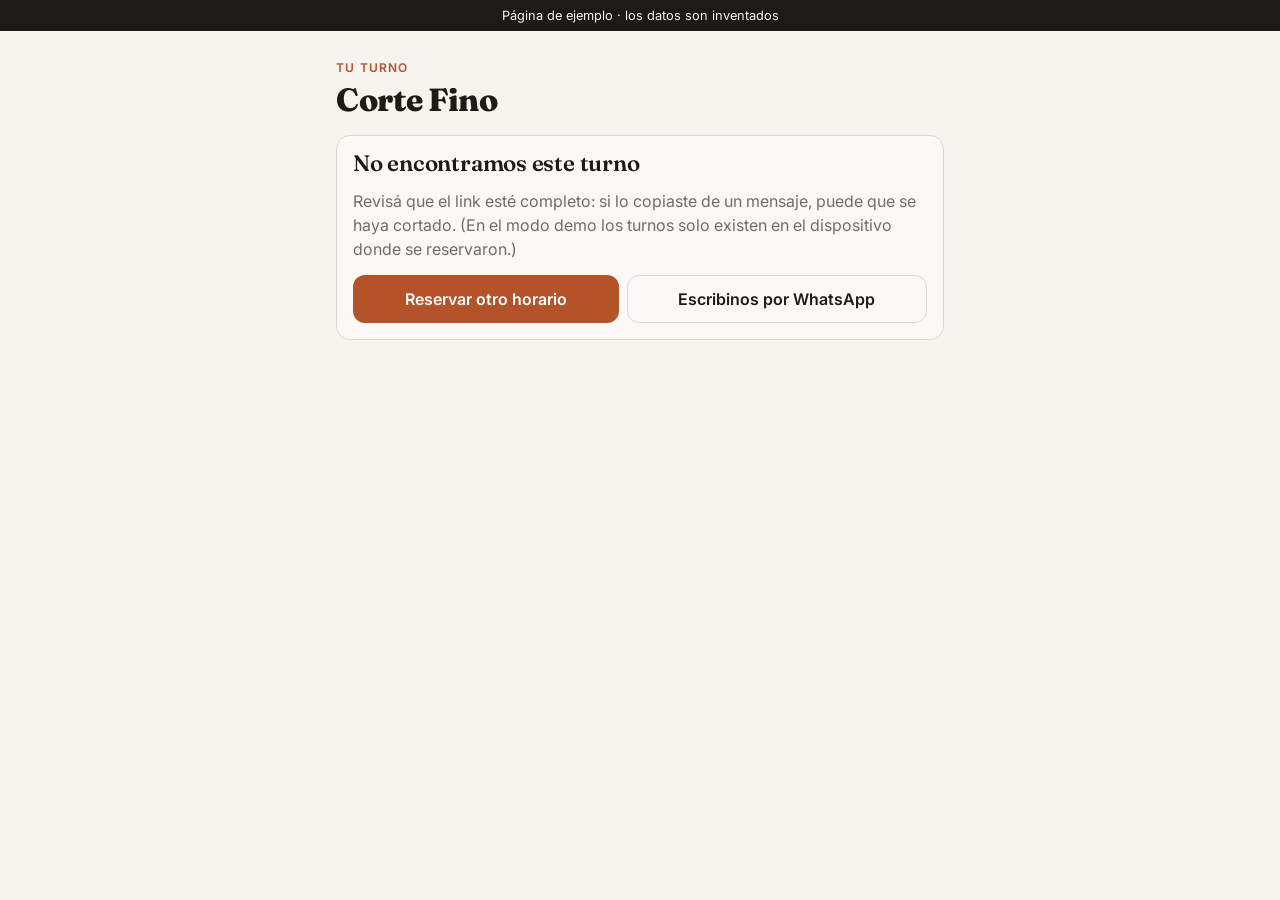
<file: cancelar.html>
<!doctype html>
<html lang="es">
<head>
<meta charset="utf-8">
<meta name="viewport" content="width=device-width, initial-scale=1, viewport-fit=cover">
<meta name="robots" content="noindex">
<title>Cancelar turno</title>
<link rel="preconnect" href="https://fonts.googleapis.com">
<link rel="preconnect" href="https://fonts.gstatic.com" crossorigin>
<link rel="stylesheet" href="https://fonts.googleapis.com/css2?family=Fraunces:opsz,wght@9..144,600;9..144,800&family=Inter:wght@400;500;600&display=swap">
<link rel="stylesheet" href="estilo.css?v=12">
<script src="negocio.js?v=12"></script>
<script src="sistema.js?v=12"></script>
<style>
body { padding-bottom: 32px; }
.cab-c { padding: 28px 0 4px; display: flex; flex-direction: column; gap: 6px; }
.cab-c h1 { font-size: 2rem; font-weight: 800; }
.cab-c a { color: inherit; text-decoration: none; }
.cuerpo-cancelar { margin-top: 14px; }
.cuerpo-cancelar h2 { font-size: 1.4rem; }
.cuerpo-cancelar .acc { display: flex; gap: 8px; flex-wrap: wrap; }
.cuerpo-cancelar .acc .btn { flex: 1 1 auto; }
.confirmar { background: color-mix(in srgb, var(--cerrado) 8%, var(--sup)); border-color: color-mix(in srgb, var(--cerrado) 35%, var(--linea)); }
.listo .check.no { background: var(--suave); }
</style>
</head>
<body>
<div class="demo" id="demo" hidden>Página de ejemplo · los datos son inventados</div>
<main class="wrap">
  <header class="cab-c">
    <span class="etiqueta">Tu turno</span>
    <h1><a id="nombre" href="index.html"></a></h1>
  </header>
  <div class="card cuerpo-cancelar" id="cuerpo" aria-live="polite"><p class="suave" style="margin:0">Buscando tu turno…</p></div>
</main>

<script>
const N = NEGOCIO, U = Turnos.U, $ = (id) => document.getElementById(id), el = U.el;
const r = document.documentElement.style;
r.setProperty("--acento", N.colores.acento); r.setProperty("--fondo", N.colores.fondo); r.setProperty("--tinta", N.colores.tinta);
document.title = "Cancelar turno · " + N.nombre;
$("nombre").textContent = N.nombre;
$("demo").hidden = !N.demo;

let T = null, turno = null;
const id = new URLSearchParams(location.search).get("t");
const mostrar = (...kids) => $("cuerpo").replaceChildren(...kids);
const reservar = () => el("a", { class: "btn pri", href: "index.html#reservar", text: "Reservar otro horario" });
const whatsapp = () => el("a", { class: "btn sec", href: U.wa(N.whatsapp, "Hola " + N.nombre + ", tengo una consulta sobre mi turno."), target: "_blank", rel: "noopener", text: "Escribinos por WhatsApp" });

function aviso(titulo, texto, ...botones) {
  mostrar(el("h2", { text: titulo }), el("p", { class: "suave", style: "margin:0", text: texto }), el("div", { class: "acc" }, ...botones));
}

function pantallaTurno() {
  const p = U.estilista(turno.estilista);
  const datos = [["Servicio", turno.servicio], ["Día", U.fechaLarga(turno.fecha)], ["Hora", turno.hora]];
  if (N.equipo.length > 1) datos.push(["Con", p.nombre]);
  mostrar(
    el("h2", { text: "Tu turno" }),
    el("div", { class: "horas" }, ...datos.flatMap(([k, v]) => [el("span", { class: "suave", text: k }), el("b", { text: v })])),
    el("p", { class: "aviso", text: "Si no vas a poder venir, cancelalo así le dejás el lugar a otra persona." }),
    el("button", { class: "btn peligro", type: "button", text: "Cancelar mi turno", onclick: pantallaConfirmar }),
    el("a", { class: "btn sec", href: "index.html", text: "No, lo mantengo" }));
}
function pantallaConfirmar() {
  mostrar(
    el("h2", { text: "Tu turno" }),
    el("p", { style: "margin:0", text: turno.servicio + ", " + U.fechaCorta(turno.fecha) + " a las " + turno.hora + "." }),
    el("div", { class: "card confirmar", role: "alert" },
      el("b", { text: "¿Seguro que querés cancelarlo?" }),
      el("p", { class: "aviso", text: "Después podés reservar otro horario cuando quieras." }),
      el("div", { class: "acc" },
        el("button", { class: "btn peligro", type: "button", id: "siCancelar", text: "Sí, cancelar mi turno", onclick: cancelarAhora }),
        el("button", { class: "btn sec", type: "button", text: "No, lo mantengo", onclick: pantallaTurno }))));
}
async function cancelarAhora() {
  const b = $("siCancelar"); b.disabled = true; b.textContent = "Cancelando…";
  try {
    await T.cancelarPorCliente(id);
    mostrar(el("div", { class: "listo", style: "display:flex;flex-direction:column;gap:14px;align-items:flex-start" },
      el("span", { class: "check", "aria-hidden": "true", text: "✓" }),
      el("h2", { text: "Listo, tu turno quedó cancelado" }),
      el("p", { class: "suave", style: "margin:0", text: "Gracias por avisar. El horario quedó libre para otra persona." }),
      reservar()));
  } catch (e) {
    if (e.message === "yacancelado") return aviso("Este turno ya estaba cancelado", "No hace falta que hagas nada más.", reservar());
    if (e.message === "noexiste") return noExiste();
    b.disabled = false; b.textContent = "Sí, cancelar mi turno";
    $("cuerpo").append(el("p", { class: "error", role: "alert", text: "No se pudo cancelar. Revisá tu conexión y probá de nuevo." }));
  }
}
function noExiste() {
  aviso("No encontramos este turno",
    "Revisá que el link esté completo: si lo copiaste de un mensaje, puede que se haya cortado." + (T && T.modo === "demo" ? " (En el modo demo los turnos solo existen en el dispositivo donde se reservaron.)" : ""),
    reservar(), whatsapp());
}

(async () => {
  try {
    T = await Turnos.conectar();
    if (!id) return noExiste();
    turno = await T.turno(id);
  } catch (e) {
    return aviso("No se pudo cargar tu turno", "Revisá tu conexión y probá de nuevo.", el("button", { class: "btn pri", type: "button", text: "Reintentar", onclick: () => location.reload() }), whatsapp());
  }
  if (!turno || Turnos.esBloqueo(turno)) return noExiste();
  if (turno.estado === "cancelado") return aviso("Este turno ya estaba cancelado", "No hace falta que hagas nada más.", reservar());
  if (new Date(turno.fecha + "T" + turno.hora + ":00") < new Date()) return aviso("Este turno ya pasó", "Ya no se puede cancelar. Si querés, reservá uno nuevo.", reservar());
  pantallaTurno();
})();
</script>
</body>
</html>
</file>
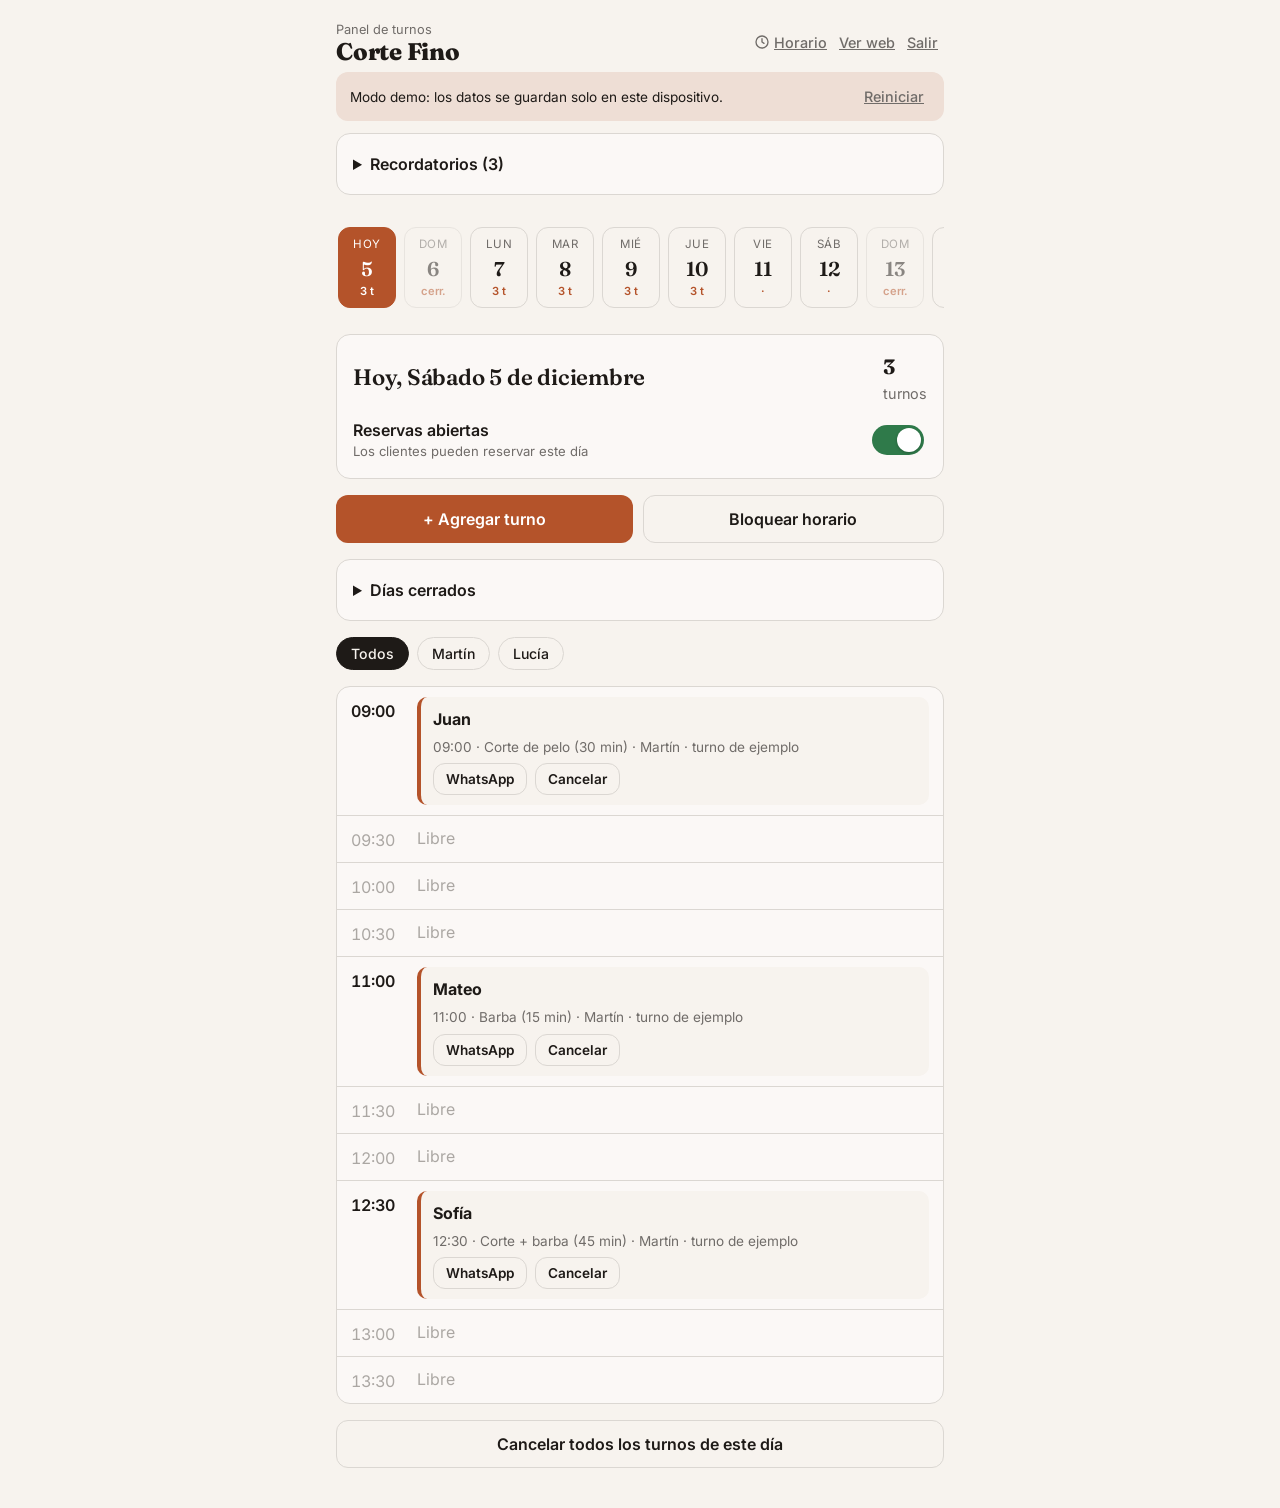
<file: panel.html>
<!doctype html>
<html lang="es">
<head>
<meta charset="utf-8">
<meta name="viewport" content="width=device-width, initial-scale=1, viewport-fit=cover">
<meta name="robots" content="noindex">
<title>Panel</title>
<link rel="preconnect" href="https://fonts.googleapis.com">
<link rel="preconnect" href="https://fonts.gstatic.com" crossorigin>
<link rel="stylesheet" href="https://fonts.googleapis.com/css2?family=Fraunces:opsz,wght@9..144,600;9..144,800&family=Inter:wght@400;500;600&display=swap">
<link rel="stylesheet" href="estilo.css?v=12">
<script src="negocio.js?v=12"></script>
<script src="sistema.js?v=12"></script>
<link rel="manifest" href="manifest.webmanifest">
<meta name="theme-color" content="#B4532A">
<meta name="apple-mobile-web-app-capable" content="yes">
<meta name="mobile-web-app-capable" content="yes">
<meta name="apple-mobile-web-app-title" content="Turnos">
<link rel="icon" type="image/svg+xml" href="icono.svg">
<link rel="apple-touch-icon" href="apple-touch-icon.png">
<style>
body { padding-bottom: 32px; }
.top { display: flex; align-items: center; justify-content: space-between; gap: 12px; padding: 20px 0 8px; }
.top h1 { font-size: 1.5rem; font-weight: 800; }
.top small { display: block; color: var(--suave); font-size: .8rem; }
.link { background: none; border: 0; color: var(--suave); font: 500 .9rem var(--body); text-decoration: underline; cursor: pointer; padding: 6px; }
.tira { display: flex; gap: 8px; overflow-x: auto; padding: 4px 2px 10px; }
.tira .dia { position: relative; }
.tira .dia .n { font-size: .7rem; font-weight: 600; color: var(--acento); }
.tira .dia.on .n { color: #fff; }
.tira .dia.cerrado { opacity: .5; }
.cab { display: flex; align-items: center; justify-content: space-between; gap: 12px; }
.cab h2 { font-size: 1.4rem; }
.switch { display: flex; align-items: center; justify-content: space-between; gap: 12px; color: var(--tinta); font-size: 1rem; font-weight: 600; flex-direction: row; cursor: pointer; }
.switch small { display: block; font-weight: 400; font-size: .82rem; color: var(--suave); }
.switch input { appearance: none; -webkit-appearance: none; width: 52px; height: 30px; flex-shrink: 0; border-radius: 999px; background: var(--linea); position: relative; cursor: pointer; padding: 0; border: 0; transition: background .2s; }
.switch input::after { content: ""; position: absolute; top: 3px; left: 3px; width: 24px; height: 24px; border-radius: 50%; background: #fff; box-shadow: 0 1px 3px rgba(0,0,0,.25); transition: transform .2s; }
.switch input:checked { background: var(--ok); }
.switch input:checked::after { transform: translateX(22px); }
.switch input:disabled { opacity: .5; cursor: default; }
.filtros { display: flex; gap: 8px; flex-wrap: wrap; }
.filtro { font: 500 .88rem var(--body); padding: 7px 14px; border-radius: 999px; border: 1px solid var(--linea); background: var(--fondo); color: var(--tinta); cursor: pointer; }
.filtro.on { background: var(--tinta); color: var(--fondo); border-color: var(--tinta); }
.agenda { display: flex; flex-direction: column; background: var(--sup); border: 1px solid var(--linea); border-radius: 14px; }
.slot { display: grid; grid-template-columns: 54px 1fr; gap: 12px; padding: 10px 14px; border-top: 1px solid var(--linea); align-items: start; }
.slot:first-child { border-top: 0; }
.slot > time { font-weight: 600; font-variant-numeric: tabular-nums; padding-top: 2px; }
.slot.libre > time, .slot.libre .vacio { color: color-mix(in srgb, var(--tinta) 35%, var(--fondo)); font-weight: 400; }
.turno { display: flex; flex-direction: column; gap: 6px; padding: 10px 12px; border-radius: 10px; background: var(--fondo); border-left: 4px solid var(--acento); }
.turno + .turno { margin-top: 6px; }
.turno b { font-size: 1rem; }
.turno .det { font-size: .85rem; color: var(--suave); }
.turno .acc { display: flex; gap: 8px; flex-wrap: wrap; }
.turno .acc .btn { padding: 7px 12px; font-size: .85rem; }
.cancelados { display: flex; flex-direction: column; gap: 10px; }
.cancelados .turno { border-left-color: var(--cerrado); }
.ok-txt { color: var(--ok); font-weight: 600; font-size: .85rem; }
.resumen { display: flex; gap: 16px; font-size: .9rem; color: var(--suave); }
.resumen b { color: var(--tinta); font-family: var(--display); font-size: 1.3rem; display: block; }
.confirmar { background: color-mix(in srgb, var(--cerrado) 8%, var(--sup)); border-color: color-mix(in srgb, var(--cerrado) 35%, var(--linea)); }
.confirmar .acc { display: flex; gap: 8px; flex-wrap: wrap; }
.confirmar .aviso { margin-top: -6px; }
.confirmar .acc .btn { flex: 1 1 auto; }
.cerrados summary { cursor: pointer; font-weight: 600; padding: 2px 0; }
.cerrados .lista-c { display: flex; flex-direction: column; margin-top: 10px; }
.cerrados .item-c { display: flex; align-items: center; justify-content: space-between; gap: 10px; padding: 9px 0; border-top: 1px solid var(--linea); }
.cerrados .item-c small { display: block; color: var(--suave); font-size: .8rem; }
.cerrados .item-c .btn { padding: 7px 12px; font-size: .85rem; flex-shrink: 0; }
.cerrados .atajo { display: flex; flex-direction: column; gap: 10px; align-items: flex-start; margin-top: 10px; padding-top: 12px; border-top: 1px solid var(--linea); }
.link.ico { display: inline-flex; align-items: center; gap: 4px; }
.link.ico svg.i { width: 16px; height: 16px; }
.top > div:last-child { display: flex; flex-wrap: wrap; justify-content: flex-end; align-items: center; }
.toast { position: fixed; z-index: 20; left: 16px; right: 16px; top: calc(12px + env(safe-area-inset-top, 0px)); max-width: 440px; margin: 0 auto; background: var(--tinta); color: var(--fondo); border-radius: 12px; padding: 12px 16px; font-size: .92rem; font-weight: 500; box-shadow: 0 6px 20px rgba(0,0,0,.25); }

/* Pantalla "Horario comercial" */
body.en-horario { padding-bottom: 0; }
.hcab { display: flex; align-items: center; gap: 12px; padding: 16px 0 8px; }
.hcab h1 { font-size: 1.5rem; font-weight: 800; }
.atras { width: 44px; height: 44px; flex-shrink: 0; border-radius: 12px; border: 1px solid var(--linea); background: var(--sup); color: var(--tinta); display: grid; place-items: center; cursor: pointer; padding: 0; }
.hlista { list-style: none; margin: 14px 0 0; padding: 0; background: var(--sup); border: 1px solid var(--linea); border-radius: 14px; overflow: hidden; }
.hfila { border-top: 1px solid var(--linea); }
.hfila:first-child { border-top: 0; }
.hfila-cab { display: flex; align-items: center; gap: 12px; padding: 4px 16px; }
.hinfo { flex: 1; min-width: 0; display: flex; flex-direction: column; align-items: flex-start; text-align: left; background: none; border: 0; padding: 10px 0; font: inherit; color: var(--tinta); cursor: pointer; }
.hinfo b { font-weight: 700; font-size: 1.02rem; }
.hinfo small { color: var(--suave); font-size: .86rem; overflow-wrap: anywhere; }
.hinfo.cerrada { cursor: default; }
.hfila .switch { flex-shrink: 0; }
.hfila > .error { padding: 0 16px 10px; }
.heditor { display: flex; flex-direction: column; gap: 10px; padding: 0 16px 16px; }
.htramo { display: grid; grid-template-columns: 1fr 1fr 44px; gap: 8px; align-items: end; }
.htramo input[type=time] { padding: 11px 6px 11px 10px; }
.htramo input[type=time]::-webkit-calendar-picker-indicator { margin-left: 0; padding: 0; }
.htramo .quitar { width: 44px; height: 44px; border-radius: 10px; border: 1px solid var(--linea); background: var(--fondo); color: var(--cerrado); font-size: 1.1rem; cursor: pointer; padding: 0; }
.htramo .quitar:disabled { opacity: .35; cursor: default; }
.heditor .acc2 { display: flex; gap: 8px; flex-wrap: wrap; }
.heditor .acc2 .btn { padding: 9px 14px; font-size: .88rem; }
.hbarra { position: sticky; bottom: 0; z-index: 5; display: flex; gap: 10px; margin: 16px -16px 0; padding: 12px 16px calc(12px + env(safe-area-inset-bottom, 0px)); background: color-mix(in srgb, var(--fondo) 92%, transparent); backdrop-filter: blur(8px); border-top: 1px solid var(--linea); }
.hbarra .btn { padding: 15px 20px; }
.hbarra .pri { flex: 1; font-size: 1.08rem; }
#hPregunta { margin-top: 14px; }
.nom { display: flex; align-items: baseline; gap: 8px; flex-wrap: wrap; }
.marca { font-size: .68rem; font-weight: 600; letter-spacing: .04em; text-transform: uppercase; color: var(--suave); border: 1px solid var(--linea); border-radius: 999px; padding: 1px 8px; }
.turno.bloqueo { border-left-color: var(--suave); background: color-mix(in srgb, var(--tinta) 9%, var(--fondo)); }
.turno.bloqueo b { color: var(--suave); }
.acc-dia { display: flex; gap: 10px; flex-wrap: wrap; }
.acc-dia .btn { flex: 1 1 auto; }
.formu h2 { font-size: 1.2rem; }
.formu .acc { display: flex; gap: 8px; flex-wrap: wrap; }
.formu .acc .btn { flex: 1 1 auto; }
.formu input[type=time] { padding: 11px 8px 11px 10px; }
.recs { display: flex; flex-direction: column; gap: 10px; margin-bottom: 12px; }
.recs summary { cursor: pointer; font-weight: 600; padding: 2px 0; }
.recs[open] summary { margin-bottom: 4px; }
.rec { display: flex; align-items: center; justify-content: space-between; gap: 10px; padding: 9px 0; border-top: 1px solid var(--linea); }
.rec small { display: block; color: var(--suave); font-size: .82rem; }
.rec .btn { padding: 8px 12px; font-size: .85rem; flex-shrink: 0; }
.rec .der { display: flex; flex-direction: column; align-items: flex-end; gap: 4px; text-align: right; }
.rec-cab { font-weight: 600; font-size: .82rem; color: var(--suave); }
.fecha-cab { font-weight: 600; font-size: .85rem; padding: 8px 14px 2px; color: var(--suave); border-top: 1px solid var(--linea); }
.fecha-cab:first-child { border-top: 0; }
.login { max-width: 380px; margin: 12vh auto 0; }
.modo { background: var(--acento-suave); color: var(--tinta); border-radius: 12px; padding: 10px 14px; font-size: .85rem; display: flex; justify-content: space-between; gap: 10px; align-items: center; }
</style>
</head>
<body>
<main class="wrap">

  <!-- Login (solo en modo real) -->
  <div id="vLogin" hidden>
    <form class="card login" id="loginForm">
      <h1 style="font-size:1.6rem" id="lNombre">Panel</h1>
      <p class="aviso">Entrá con la cuenta de Google del local.</p>
      <button class="btn pri" type="button" id="lGoogle">Entrar con Google</button>
      <p class="error" id="lError" role="alert" hidden></p>
      <details>
        <summary class="aviso" style="cursor:pointer">Entrar con email y contraseña</summary>
        <div style="display:flex;flex-direction:column;gap:12px;margin-top:12px">
          <label>Email<input id="lEmail" type="email" autocomplete="username"></label>
          <label>Contraseña<input id="lClave" type="password" autocomplete="current-password"></label>
          <button class="btn sec" type="submit">Entrar</button>
        </div>
      </details>
    </form>
  </div>

  <!-- Panel -->
  <div id="vPanel" hidden>
    <header class="top">
      <div><small>Panel de turnos</small><h1 id="pNombre"></h1></div>
      <div><button class="link ico" id="verHorario" type="button"><svg class="i" viewBox="0 0 24 24" aria-hidden="true"><circle cx="12" cy="12" r="9"/><path d="M12 7v5l3 2"/></svg>Horario</button><a class="link" id="verWeb" target="_blank" rel="noopener">Ver web</a><button class="link" id="salir" type="button">Salir</button></div>
    </header>
    <div class="modo" id="modoDemo" hidden><span>Modo demo: los datos se guardan solo en este dispositivo.</span><button class="link" id="reiniciar" type="button">Reiniciar</button></div>

    <section style="padding-top:12px">
      <details class="card recs" id="recs" hidden></details>
      <div class="tira" id="tira" aria-label="Días"></div>

      <div class="card">
        <div class="cab">
          <h2 id="dTitulo"></h2>
          <div class="resumen"><span><b id="dCant">0</b>turnos</span></div>
        </div>
        <label class="switch"><span>Reservas abiertas<small id="dSwitchTxt"></small></span><input type="checkbox" role="switch" id="dSwitch"></label>
        <div class="card confirmar" id="dPregunta" hidden role="alert">
          <b id="dPreguntaTxt"></b>
          <p class="aviso" id="dPreguntaSub" hidden></p>
          <div class="acc" id="dPreguntaAcc"></div>
        </div>
      </div>

      <div class="acc-dia" id="accDia">
        <button class="btn pri" id="bAgregar" type="button">+ Agregar turno</button>
        <button class="btn sec" id="bBloquear" type="button">Bloquear horario</button>
      </div>

      <form class="card formu" id="fTurno" hidden novalidate>
        <h2>Agregar turno</h2>
        <p class="aviso">Para clientes que llaman o vienen al local. Ocupa el horario igual que una reserva online.</p>
        <label>Servicio<select id="aServ"></select></label>
        <label id="aEstLabel">Con quién<select id="aEst"></select></label>
        <label>Hora<select id="aHora"></select></label>
        <label id="aOtraLabel" hidden>Otra hora<input id="aOtra" type="time" step="900"></label>
        <div class="fila">
          <label>Nombre<input id="aNombre" autocomplete="off" maxlength="40" placeholder="Ej: Juan"></label>
          <label>Celular (opcional)<input id="aCel" type="tel" inputmode="tel" autocomplete="off" maxlength="20" placeholder="09X XXX XXX"></label>
        </div>
        <p class="error" id="aError" role="alert" hidden></p>
        <div class="acc"><button class="btn pri" id="aOk" type="submit">Guardar turno</button><button class="btn sec" id="aCancelar" type="button">Cancelar</button></div>
      </form>

      <div class="card formu" id="fBloq" hidden>
        <h2>Bloquear horario</h2>
        <p class="aviso">Esas horas no se van a poder reservar. Por ejemplo: el médico o un trámite.</p>
        <div class="fila">
          <label>Desde<input id="bDesde" type="time" step="900"></label>
          <label>Hasta<input id="bHasta" type="time" step="900"></label>
        </div>
        <label id="bQuienLabel">A quién<select id="bQuien"></select></label>
        <label>Motivo (opcional)<input id="bMotivo" maxlength="40" autocomplete="off" placeholder="Ej: médico"></label>
        <p class="error" id="bError" role="alert" hidden></p>
        <div class="card confirmar" id="bPregunta" hidden role="alert">
          <b id="bPreguntaTxt"></b>
          <p class="aviso" id="bPreguntaSub"></p>
          <div class="acc" id="bPreguntaAcc"></div>
        </div>
        <div class="acc" id="bAcc"><button class="btn pri" id="bOk" type="button">Bloquear</button><button class="btn sec" id="bCancelar" type="button">Cancelar</button></div>
      </div>

      <details class="card cerrados" id="cerrados">
        <summary id="cerrSum">Días cerrados</summary>
        <div class="lista-c" id="cerrLista"></div>
        <div class="atajo">
          <p class="aviso" id="cerrFijos"></p>
          <button class="btn sec" id="cerrHorario" type="button">Cambiar el horario comercial</button>
        </div>
      </details>

      <div class="cancelados" id="cancelados" hidden>
        <h2 style="font-size:1.25rem">Cancelados: avisá a cada uno</h2>
        <p class="aviso">Tocá "Avisar" y se abre WhatsApp con el mensaje escrito y el link para que elija otro horario. Los que canceló el cliente no necesitan aviso.</p>
        <div class="agenda" id="cancList"></div>
      </div>

      <div class="filtros" id="filtros"></div>
      <div class="agenda" id="agenda"></div>
      <button class="btn sec" id="dCancelarDia" type="button">Cancelar todos los turnos de este día</button>
    </section>
  </div>

  <!-- Horario comercial -->
  <div id="vHorario" hidden>
    <header class="hcab">
      <button class="atras" id="hAtras" type="button" aria-label="Volver al panel sin guardar"><svg class="i" viewBox="0 0 24 24" aria-hidden="true"><path d="M15 5l-7 7 7 7"/></svg></button>
      <h1>Horario comercial</h1>
    </header>
    <p class="aviso">Prendé los días que atendés y poné el horario. Un día apagado queda cerrado para siempre, hasta que lo vuelvas a prender. Para cerrar solo una fecha, usá el interruptor de ese día en el panel.</p>
    <ul class="hlista" id="hLista"></ul>
    <div class="card confirmar" id="hPregunta" hidden role="alert">
      <b id="hPreguntaTxt"></b>
      <p class="aviso" id="hPreguntaSub"></p>
      <div class="acc" id="hPreguntaAcc"></div>
    </div>
    <p class="error" id="hError" role="alert" hidden style="margin-top:12px"></p>
    <div class="hbarra">
      <button class="btn sec" id="hCancelar" type="button">Cancelar</button>
      <button class="btn pri" id="hGuardar" type="button">Guardar</button>
    </div>
  </div>
</main>
<div class="toast" id="toast" role="status" aria-live="polite" hidden></div>

<script>
const N = NEGOCIO, U = Turnos.U, $ = (id) => document.getElementById(id), el = U.el;
const DIAS3 = ["Dom", "Lun", "Mar", "Mié", "Jue", "Vie", "Sáb"];
const r = document.documentElement.style;
r.setProperty("--acento", N.colores.acento); r.setProperty("--fondo", N.colores.fondo); r.setProperty("--tinta", N.colores.tinta);
document.title = "Panel · " + N.nombre;
$("pNombre").textContent = N.nombre; $("lNombre").textContent = N.nombre;
$("verWeb").href = "index.html";

let T = null, turnos = [], diasMap = {}, dia = U.hoyIso(), filtro = "", confirmando = null;
// pregunta = cuadro "¿Solo ese día o siempre?": { tipo: "cerrar" | "cancelar" | "abrir", paso: "alcance" | "turnos", ref: fecha o null, dow: 0..6, alcance }
let pregunta = null;
const DESDE = () => U.sumarDias(U.hoyIso(), -1), HASTA = () => U.sumarDias(U.hoyIso(), (N.diasParaReservar || 14) + 7);

// Aviso dentro de la página (nunca alert)
let toastT = null;
function toast(msg) {
  const t = $("toast"); t.textContent = msg; t.hidden = false;
  clearTimeout(toastT); toastT = setTimeout(() => { t.hidden = true; }, 4500);
}
const ORDEN = [1, 2, 3, 4, 5, 6, 0];   // Lunes → Domingo
let enHorario = false;
const esBloqueo = Turnos.esBloqueo;
// Los bloqueos (tipo "bloqueo") viven en la misma colección que los turnos, pero no son turnos: no se cuentan ni se cancelan.
const confirmadosDe = (f) => turnos.filter(t => t.fecha === f && t.estado === "confirmado" && !esBloqueo(t));
const bloqueosDe = (f) => turnos.filter(t => t.fecha === f && esBloqueo(t));
let recsAbierto = false, form = null;   // formulario abierto: null | "turno" | "bloqueo"
/* ---- Días de la semana (cierres semanales) ---- */
const dowDe = (f) => U.fechaDe(f).getDay();
const esFecha = (k) => /^\d{4}-\d{2}-\d{2}$/.test(k);
const cerradoSemana = (d) => { const x = diasMap[Turnos.idSemana(d)]; return !!x && x.abierto === false; };
const todosLos = (d) => "todos los " + U.DIAS[d].toLowerCase() + (d === 0 || d === 6 ? "s" : "");   // "todos los jueves"
const mayus = (t) => t[0].toUpperCase() + t.slice(1);
// Turnos confirmados de hoy en adelante que caen en ese día de la semana
const turnosDeSemana = (d) => turnos.filter(t => t.estado === "confirmado" && !esBloqueo(t) && t.fecha >= U.hoyIso() && dowDe(t.fecha) === d);
const fechasConDato = (d) => Object.keys(diasMap).filter(k => esFecha(k) && k >= U.hoyIso() && dowDe(k) === d);
const listaDe = (alcance, p) => alcance === "dia" ? confirmadosDe(p.ref) : turnosDeSemana(p.dow);
// "jueves 22/10 (2), jueves 29/10 (1)"
function resumenTurnos(lista) {
  const por = {}; lista.forEach(t => { por[t.fecha] = (por[t.fecha] || 0) + 1; });
  return Object.keys(por).sort().map(f => U.fechaCorta(f) + " (" + por[f] + ")").join(", ");
}
const nTurnos = (n) => n + (n === 1 ? " turno" : " turnos");

async function recargar() {
  try { [turnos, diasMap] = await Promise.all([T.turnos(DESDE(), HASTA()), T.dias(DESDE(), HASTA())]); Turnos.aplicarHorario(diasMap); pintar(); }
  catch (e) {
    console.error(e);
    // Un TypeError casi siempre es una versión vieja de sistema.js guardada en el navegador, no un problema de red.
    const txt = e instanceof TypeError ? "La página se actualizó. Recargala para ver los turnos." : "No se pudieron cargar los turnos. Revisá la conexión.";
    $("agenda").replaceChildren(el("div", { class: "slot" }, el("span"), el("span", { class: "error", text: txt })));
  }
}

function pintar() { pintarTira(); pintarDia(); pintarRecordatorios(); }

function pintarTira() {
  const fechas = []; for (let f = U.hoyIso(); f <= HASTA(); f = U.sumarDias(f, 1)) fechas.push(f);
  $("tira").replaceChildren(...fechas.map(f => {
    const d = U.fechaDe(f), n = confirmadosDe(f).length, abierto = Turnos.abiertoDia(f, diasMap);
    return el("button", { type: "button", class: "dia" + (f === dia ? " on" : "") + (abierto ? "" : " cerrado"), "aria-pressed": String(f === dia),
      "aria-label": U.fechaLarga(f) + ", " + n + " turnos" + (abierto ? "" : ", cerrado"),
      onclick: () => { dia = f; confirmando = null; pregunta = null; form = null; bConf = null; pintar(); } },
      el("small", { text: f === U.hoyIso() ? "Hoy" : DIAS3[d.getDay()] }), el("b", { text: String(d.getDate()) }),
      el("span", { class: "n", text: abierto ? (n ? n + " t" : "·") : "cerr." }));
  }));
  const on = $("tira").querySelector(".on"); if (on) on.scrollIntoView({ inline: "center", block: "nearest" });
}

function pintarDia() {
  const tramos = Turnos.tramosDe(dia), abierto = Turnos.abiertoDia(dia, diasMap), conf = confirmadosDe(dia);
  $("dTitulo").textContent = (dia === U.hoyIso() ? "Hoy, " : "") + U.fechaLarga(dia);
  $("dCant").textContent = conf.length;
  $("dSwitch").checked = abierto;
  const dow = dowDe(dia), ov = diasMap[dia], sem = cerradoSemana(dow);
  // Si el día de la semana está cerrado para siempre, se abre desde "Horario comercial", no acá
  $("dSwitch").disabled = !tramos.length || (sem && !ov);
  $("dSwitchTxt").textContent = sem && !ov ? "Cerrado " + todosLos(dow) + ". Se cambia en Horario."
    : !tramos.length ? "Cerrado por horario"
    : abierto ? (sem && ov ? "Abierto solo este día: " + todosLos(dow) + " están cerrados" : "Los clientes pueden reservar este día")
    : "Nadie puede reservar este día";
  pintarPregunta();
  pintarCerrados();
  $("dCancelarDia").hidden = !conf.length;
  $("accDia").hidden = !tramos.length || !!form;
  $("fTurno").hidden = form !== "turno"; $("fBloq").hidden = form !== "bloqueo";

  // Filtro por estilista
  $("filtros").hidden = N.equipo.length < 2;
  $("filtros").replaceChildren(...[{ id: "", nombre: "Todos" }, ...N.equipo].map(p =>
    el("button", { type: "button", class: "filtro" + (filtro === p.id ? " on" : ""), "aria-pressed": String(filtro === p.id), text: p.nombre, onclick: () => { filtro = p.id; pintarDia(); } })));

  // Agenda: una fila cada 30 min con los turnos que empiezan en ese rato
  const lista = [...conf.filter(t => !filtro || t.estilista === filtro), ...agruparBloqueos(bloqueosDe(dia).filter(t => !filtro || t.estilista === filtro))]
    .sort((a, b) => a.hora.localeCompare(b.hora));
  const filas = [], usados = new Set();
  for (const [a, b] of tramos) for (let m = U.aMin(a); m < U.aMin(b); m += 30) {
    const aqui = lista.filter(t => { const x = U.aMin(t.hora); return x >= m && x < m + 30; });
    aqui.forEach(t => usados.add(t.id));
    filas.push(el("div", { class: "slot" + (aqui.length ? "" : " libre") }, el("time", { text: U.aHora(m) }),
      aqui.length ? el("div", {}, ...aqui.map(tarjetaAgenda))
        : el("span", { class: "vacio", text: lista.some(g => g.tipo === "bloqueo" && U.aMin(g.hora) < m && m < U.aMin(g.hora) + g.minutos) ? "Bloqueado" : "Libre" })));
  }
  // Turnos fuera del horario (por si cambió el horario después de reservar)
  lista.filter(t => !usados.has(t.id)).forEach(t => filas.push(el("div", { class: "slot" }, el("time", { text: t.hora }), el("div", {}, tarjetaAgenda(t)))));
  $("agenda").replaceChildren(...(filas.length ? filas : [el("div", { class: "slot libre" }, el("span"), el("span", { class: "vacio", text: "Cerrado por horario." }))]));

  // Cancelados de hoy en adelante, agrupados por fecha, para avisar
  const canc = turnos.filter(t => t.estado === "cancelado" && t.fecha >= U.hoyIso() && (!filtro || t.estilista === filtro))
    .sort((a, b) => (a.fecha + a.hora).localeCompare(b.fecha + b.hora));
  const filasC = []; let ult = "";
  canc.forEach(t => {
    if (t.fecha !== ult) { ult = t.fecha; filasC.push(el("div", { class: "fecha-cab", text: mayus(U.fechaCorta(t.fecha)) })); }
    filasC.push(el("div", { class: "slot" }, el("time", { text: t.hora }), el("div", {}, tarjetaCancelada(t))));
  });
  $("cancelados").hidden = !canc.length;
  $("cancList").replaceChildren(...filasC);
}

/* ---------- Cuadro "¿Solo ese día o siempre?" ---------- */
function preguntar(p) { pregunta = p; confirmando = null; pintarDia(); $("dPregunta").scrollIntoView({ block: "center", behavior: "smooth" }); }
function cerrarPregunta() { pregunta = null; pintarDia(); }
const boton = (texto, clase, fn) => el("button", { class: "btn " + clase, type: "button", text: texto, onclick: fn });

function pintarPregunta() {
  const p = pregunta, box = $("dPregunta");
  box.hidden = !p;
  if (!p) return;
  const d = p.dow, sub = $("dPreguntaSub"), acc = [];
  sub.hidden = true;
  const solo = p.ref ? "el " + U.fechaCorta(p.ref) : "";
  if (p.paso === "alcance") {
    if (p.tipo === "cerrar") {
      $("dPreguntaTxt").textContent = "¿Solo ese día o siempre?";
      sub.textContent = "Cerrar las reservas solo " + solo + ", o " + todosLos(d) + "."; sub.hidden = false;
      acc.push(boton("Solo " + solo, "pri", () => elegirCierre("dia", p)), boton(mayus(todosLos(d)), "sec", () => elegirCierre("semana", p)));
    } else if (p.tipo === "cancelar") {
      const a = confirmadosDe(p.ref).length, b = turnosDeSemana(d).length;
      $("dPreguntaTxt").textContent = "¿Solo este día o siempre?";
      sub.textContent = "Se cancelan los turnos y después les avisás por WhatsApp. Esto no cierra las reservas: para eso usá el interruptor."; sub.hidden = false;
      acc.push(boton("Solo " + solo + " (" + nTurnos(a) + ")", "peligro", () => { pregunta = null; cancelar(confirmadosDe(p.ref)); }));
      if (b > a) acc.push(boton(mayus(todosLos(d)) + " (" + nTurnos(b) + ")", "peligro", () => { pregunta = null; cancelar(turnosDeSemana(d)); }));
    }
  } else {   // paso "turnos": hay turnos confirmados que se verían afectados
    const lista = listaDe(p.alcance, p);
    $("dPreguntaTxt").textContent = "Hay " + nTurnos(lista.length) + (p.alcance === "dia" ? " ese día" : " en " + todosLos(d)) + ". ¿Qué hacemos?";
    if (p.alcance === "semana") { sub.textContent = resumenTurnos(lista); sub.hidden = false; }
    acc.push(boton("Cerrar y cancelar todos", "peligro", () => aplicarCierre(p.alcance, p, true)),
      boton("Solo cerrar reservas nuevas", "sec", () => aplicarCierre(p.alcance, p, false)));
  }
  acc.push(boton("Volver", "sec", cerrarPregunta));
  $("dPreguntaAcc").replaceChildren(...acc);
}

function elegirCierre(alcance, p) {
  if (listaDe(alcance, p).length) preguntar({ ...p, paso: "turnos", alcance });
  else aplicarCierre(alcance, p, false);
}
async function aplicarCierre(alcance, p, cancelarTurnos) {
  const lista = cancelarTurnos ? listaDe(alcance, p) : [];
  pregunta = null;
  try {
    if (alcance === "dia") await T.setDia(p.ref, false);
    else {
      // "Siempre" = lo mismo que apagar ese día en Horario comercial: tramos [] + semana-N cerrado.
      // Se limpian los datos puntuales de ese día de la semana para que no queden jueves abiertos por error.
      for (const f of fechasConDato(p.dow)) await T.borrarDia(f);
      const semana = {}, cerrados = [p.dow];
      for (let d = 0; d < 7; d++) {
        semana[d] = d === p.dow ? [] : Turnos.tramosDeDow(d).map(x => [x[0], x[1]]);
        if (d !== p.dow && cerradoSemana(d)) cerrados.push(d);
      }
      await T.guardarHorario(semana, cerrados);
    }
    for (const t of lista) await T.cancelar(t);
  } catch (e) { toast("No se pudo cerrar el día. Revisá la conexión."); }
  await recargar();
  if (lista.length) $("cancelados").scrollIntoView({ block: "start" });
}
async function borrar(id) {
  try { await T.borrarDia(id); } catch (e) { toast("No se pudo reabrir. Revisá la conexión."); }
  await recargar();
}

/* ---------- Días cerrados ---------- */
function pintarCerrados() {
  const puntuales = Object.keys(diasMap).filter(k => esFecha(k) && k >= U.hoyIso() && Turnos.tramosDe(k).length &&
    (diasMap[k].abierto === false ? !cerradoSemana(dowDe(k)) : cerradoSemana(dowDe(k)))).sort();
  const item = (titulo, nota, texto, fn) => el("div", { class: "item-c" }, el("div", {}, el("b", { text: titulo }), nota ? el("small", { text: nota }) : null), boton(texto, "sec", fn));
  const filas = puntuales.map(f => diasMap[f].abierto === false
    ? item(mayus(U.fechaCorta(f)), "Cerrado solo ese día", "Reabrir", () => borrar(f))
    : item(mayus(U.fechaCorta(f)), "Abierto solo ese día", "Volver a cerrar", () => borrar(f)));
  $("cerrSum").textContent = "Días cerrados" + (puntuales.length ? " (" + puntuales.length + ")" : "");
  $("cerrLista").replaceChildren(...(filas.length ? filas : [el("p", { class: "aviso", text: "No hay fechas cerradas a futuro." })]));
  // Los días que no se atienden nunca se manejan en Horario comercial
  const sin = ORDEN.filter(d => cerradoSemana(d) || !Turnos.tramosDeDow(d).length);
  $("cerrFijos").textContent = sin.length ? "No atendés los días: " + sin.map(d => U.DIAS[d].toLowerCase()).join(", ") + "." : "Atendés todos los días de la semana.";
}

const linkCliente = (t, texto) => U.wa(t.ejemplo ? "" : t.celular, texto);
const celVisible = (t) => t.celular ? (t.celular.startsWith("598") ? "0" + t.celular.slice(3) : "+" + t.celular) : t.ejemplo ? "turno de ejemplo" : "sin celular";
// ¿Se le puede escribir por WhatsApp? Los turnos de ejemplo del demo abren wa.me sin número; los cargados a mano sin celular no.
const sePuedeEscribir = (t) => !!t.celular || !!t.ejemplo;

function tarjetaAgenda(t) { return t.tipo === "bloqueo" ? tarjetaBloqueo(t) : tarjeta(t); }
function tarjeta(t) {
  const p = U.estilista(t.estilista);
  const acc = confirmando === t.id
    ? el("div", { class: "acc" }, el("span", { class: "det", text: "¿Cancelar este turno?" }),
        el("button", { class: "btn peligro", type: "button", text: "Sí, cancelar", onclick: () => cancelar([t]) }),
        el("button", { class: "btn sec", type: "button", text: "No", onclick: () => { confirmando = null; pintarDia(); } }))
    : el("div", { class: "acc" },
        sePuedeEscribir(t) ? el("a", { class: "btn sec", href: linkCliente(t, "Hola " + t.nombre + ", te escribo de " + N.nombre + "."), target: "_blank", rel: "noopener", text: "WhatsApp" }) : null,
        el("button", { class: "btn sec", type: "button", text: "Cancelar", onclick: () => { confirmando = t.id; pintarDia(); } }));
  return el("div", { class: "turno" },
    el("div", { class: "nom" }, el("b", { text: t.nombre }), t.origen === "panel" ? el("span", { class: "marca", text: "cargado a mano" }) : null),
    el("span", { class: "det", text: [t.hora + " · " + t.servicio + " (" + t.minutos + " min)", N.equipo.length > 1 ? p.nombre : null, celVisible(t)].filter(Boolean).join(" · ") }),
    acc);
}
function tarjetaCancelada(t) {
  const p = U.estilista(t.estilista);
  const cliente = t.canceladoPor === "cliente";
  return el("div", { class: "turno" },
    el("b", { text: t.nombre }),
    el("span", { class: "det", text: [t.servicio, N.equipo.length > 1 ? p.nombre : null, celVisible(t)].filter(Boolean).join(" · ") }),
    cliente ? el("div", { class: "acc" }, el("span", { class: "ok-txt", text: "Canceló el cliente · no hace falta avisar" }))
    : !sePuedeEscribir(t) ? el("div", { class: "acc" }, el("span", { class: "det", text: "Sin celular: no se le puede avisar por WhatsApp." }))
    : el("div", { class: "acc" },
      el("a", { class: "btn " + (t.avisado ? "sec" : "pri"), href: linkCliente(t, Turnos.mensajeCancelacion(t)), target: "_blank", rel: "noopener",
        text: t.avisado ? "Avisar de nuevo" : "Avisar por WhatsApp", onclick: () => avisado(t) }),
      t.avisado ? el("span", { class: "ok-txt", text: "✓ Avisado" }) : null));
}

/* ---------- Bloqueos de horario ---------- */
// Un bloqueo para "todos" son varios documentos (uno por estilista): en la agenda se muestran juntos.
function agruparBloqueos(lista) {
  const por = {};
  lista.forEach(t => { const k = t.hora + "|" + t.minutos + "|" + (t.motivo || ""); (por[k] = por[k] || { tipo: "bloqueo", id: "g" + t.id, fecha: t.fecha, hora: t.hora, minutos: t.minutos, motivo: t.motivo || "", items: [] }).items.push(t); });
  return Object.values(por);
}
function tarjetaBloqueo(g) {
  const fin = U.aHora(U.aMin(g.hora) + g.minutos);
  const quien = N.equipo.length > 1 ? (g.items.length >= N.equipo.length ? "Todos" : g.items.map(i => U.estilista(i.estilista).nombre).join(" y ")) : null;
  return el("div", { class: "turno bloqueo" },
    el("b", { text: "Bloqueado" + (g.motivo ? " · " + g.motivo : "") }),
    el("span", { class: "det", text: [g.hora + " a " + fin, quien].filter(Boolean).join(" · ") }),
    el("div", { class: "acc" }, el("button", { class: "btn sec", type: "button", text: "Quitar bloqueo", onclick: () => quitarBloqueo(g) })));
}
async function quitarBloqueo(g) {
  try { for (const b of g.items) await T.quitarBloqueo(b); toast("Bloqueo quitado: ese horario vuelve a estar libre."); }
  catch (e) { toast("No se pudo quitar el bloqueo. Revisá la conexión."); }
  await recargar();
}

/* ---------- Recordatorios ---------- */
function pintarRecordatorios() {
  const hoy = U.hoyIso(), man = U.sumarDias(hoy, 1), d = new Date(), ahora = d.getHours() * 60 + d.getMinutes();
  const lista = turnos.filter(t => t.estado === "confirmado" && !esBloqueo(t) && (t.fecha === man || (t.fecha === hoy && U.aMin(t.hora) > ahora)))
    .sort((a, b) => (a.fecha + a.hora).localeCompare(b.fecha + b.hora));
  const box = $("recs"); box.hidden = !lista.length;
  if (!lista.length) return;
  const kids = [el("summary", { text: "Recordatorios (" + lista.length + ")", onclick: () => { recsAbierto = !box.open; } }), el("p", { class: "aviso", text: "Mandales un WhatsApp para que no se olviden o cancelen a tiempo." })];
  let ult = "";
  lista.forEach(t => {
    if (t.fecha !== ult) { ult = t.fecha; kids.push(el("div", { class: "rec-cab", text: t.fecha === hoy ? "Hoy, más tarde" : "Mañana · " + U.fechaCorta(t.fecha) })); }
    const p = U.estilista(t.estilista);
    const der = !sePuedeEscribir(t) ? el("span", { class: "det", text: "sin celular" })
      : el("div", { class: "der" },
          el("a", { class: "btn " + (t.recordado ? "sec" : "pri"), href: linkCliente(t, Turnos.mensajeRecordatorio(t)), target: "_blank", rel: "noopener",
            text: t.recordado ? "Recordar de nuevo" : "Recordar por WhatsApp", onclick: () => recordado(t) }),
          t.recordado ? el("span", { class: "ok-txt", text: "✓ Recordado" }) : null);
    kids.push(el("div", { class: "rec" },
      el("div", {}, el("b", { text: t.hora + " · " + t.nombre }), el("small", { text: [t.servicio, N.equipo.length > 1 ? p.nombre : null].filter(Boolean).join(" · ") })), der));
  });
  box.replaceChildren(...kids); box.open = recsAbierto;
}
async function recordado(t) { if (t.recordado) return; try { await T.marcarRecordado(t.id); t.recordado = true; setTimeout(pintarRecordatorios, 300); } catch (e) {} }

async function avisado(t) { if (t.avisado) return; try { await T.marcarAvisado(t.id); t.avisado = true; setTimeout(pintarDia, 300); } catch (e) {} }
async function cancelar(lista) {
  confirmando = null;
  try { for (const t of lista) await T.cancelar(t); } catch (e) { toast("No se pudo cancelar. Revisá la conexión."); }
  await recargar();
  if (lista.length) $("cancelados").scrollIntoView({ block: "start" });
}
/* ---------- Agregar turno a mano ---------- */
const errorForm = (id, m) => { $(id).textContent = m; $(id).hidden = !m; };
const cabeEnDia = (f, hora, minutos) => { const a = U.aMin(hora); return Turnos.tramosDe(f).some(([x, y]) => a >= U.aMin(x) && a + minutos <= U.aMin(y)); };
const solapan = (h1, m1, h2, m2) => U.aMin(h1) < U.aMin(h2) + m2 && U.aMin(h2) < U.aMin(h1) + m1;
let aOc = new Set();

async function abrirTurno() {
  form = "turno"; confirmando = null; pregunta = null; bConf = null;
  $("aServ").replaceChildren(...N.servicios.map((s, i) => el("option", { value: String(i), text: s.nombre + " · " + s.minutos + " min" })));
  $("aEst").replaceChildren(el("option", { value: "", text: "Cualquiera libre" }), ...N.equipo.map(p => el("option", { value: p.id, text: p.nombre })));
  $("aEstLabel").hidden = N.equipo.length < 2;
  $("aNombre").value = ""; $("aCel").value = ""; $("aOtra").value = ""; errorForm("aError", "");
  pintarDia(); $("fTurno").scrollIntoView({ block: "start", behavior: "smooth" });
  await refrescarHoras();
}
async function refrescarHoras() {
  try { aOc = await T.ocupados(dia); errorForm("aError", ""); }
  catch (e) { aOc = new Set(); errorForm("aError", "No se pudo ver qué horarios están libres. Revisá la conexión."); }
  const s = N.servicios[$("aServ").value], est = $("aEst").value, previo = $("aHora").value;
  const libres = Turnos.horariosLibres(dia, s.minutos, est, aOc);
  const ops = libres.map(x => el("option", { value: x.hora + "|" + x.estilista, text: x.hora + (!est && N.equipo.length > 1 ? " · " + U.estilista(x.estilista).nombre : "") }));
  ops.push(el("option", { value: "otra", text: libres.length ? "Otra hora (aunque quede justa)…" : "No hay horarios libres: elegir otra hora…" }));
  $("aHora").replaceChildren(...ops);
  if ([...$("aHora").options].some(o => o.value === previo)) $("aHora").value = previo;
  $("aOtraLabel").hidden = $("aHora").value !== "otra";
}
async function guardarTurno(e) {
  e.preventDefault(); errorForm("aError", "");
  const s = N.servicios[$("aServ").value], nombre = $("aNombre").value.trim(), cel = $("aCel").value.trim(), v = $("aHora").value;
  if (!nombre) return errorForm("aError", "Escribí el nombre del cliente.");
  if (cel && !U.celValido(cel)) return errorForm("aError", "Revisá el celular (ej: 099 123 456) o dejalo vacío.");
  let hora, est = $("aEst").value;
  if (v === "otra") {
    hora = $("aOtra").value;
    if (!hora) return errorForm("aError", "Elegí la hora.");
    if (U.aMin(hora) % 15) return errorForm("aError", "Los minutos tienen que ser 00, 15, 30 o 45.");
    if (!cabeEnDia(dia, hora, s.minutos)) return errorForm("aError", "A esa hora el servicio (" + s.minutos + " min) no entra en el horario de atención de ese día.");
  } else [hora, est] = v.split("|");
  $("aOk").disabled = true; $("aOk").textContent = "Guardando…";
  try {
    try { aOc = await T.ocupados(dia); } catch (x) { throw new Error("red"); }
    if (!est) est = N.equipo.map(p => p.id).find(id => Turnos.idsBloques(dia, id, hora, s.minutos).every(b => !aOc.has(b)));
    const bloques = est ? Turnos.idsBloques(dia, est, hora, s.minutos) : [];
    if (!est || bloques.some(b => aOc.has(b))) throw new Error("ocupado");
    await T.crearTurnoPanel({ fecha: dia, hora, minutos: s.minutos, servicio: s.nombre, estilista: est, nombre, celular: cel ? U.normalizarCel(cel) : "", estado: "confirmado", bloques });
    form = null; await recargar(); toast("Turno guardado: " + nombre + ", " + hora + ".");
  } catch (x) {
    if (x.message === "ocupado") { errorForm("aError", "Ese horario ya está ocupado o bloqueado. Elegí otro."); await refrescarHoras(); errorForm("aError", "Ese horario ya está ocupado o bloqueado. Elegí otro."); }
    else errorForm("aError", "No se pudo guardar. Revisá la conexión y probá de nuevo.");
  } finally { $("aOk").disabled = false; $("aOk").textContent = "Guardar turno"; }
}
$("bAgregar").addEventListener("click", abrirTurno);
$("aServ").addEventListener("change", refrescarHoras);
$("aEst").addEventListener("change", refrescarHoras);
$("aHora").addEventListener("change", () => { $("aOtraLabel").hidden = $("aHora").value !== "otra"; });
$("fTurno").addEventListener("submit", guardarTurno);
$("aCancelar").addEventListener("click", () => { form = null; pintarDia(); });

/* ---------- Bloquear horas sueltas ---------- */
let bConf = null;   // { p, lista }: bloqueo que pisa turnos confirmados y espera la respuesta del peluquero
function abrirBloqueo() {
  form = "bloqueo"; confirmando = null; pregunta = null; bConf = null;
  const tr = Turnos.tramosDe(dia), a = tr.length ? U.aMin(tr[0][0]) : 12 * 60;
  $("bDesde").value = U.aHora(a); $("bHasta").value = U.aHora(a + 60); $("bMotivo").value = ""; errorForm("bError", "");
  $("bQuien").replaceChildren(el("option", { value: "", text: "Todos" }), ...N.equipo.map(p => el("option", { value: p.id, text: p.nombre })));
  $("bQuienLabel").hidden = N.equipo.length < 2;
  pintarBConf(); pintarDia(); $("fBloq").scrollIntoView({ block: "start", behavior: "smooth" });
}
function leerBloqueo() {
  const desde = $("bDesde").value, hasta = $("bHasta").value, quien = $("bQuien").value;
  if (!desde || !hasta) return errorForm("bError", "Completá el desde y el hasta.");
  if (U.aMin(desde) % 15 || U.aMin(hasta) % 15) return errorForm("bError", "Los minutos tienen que ser 00, 15, 30 o 45.");
  if (U.aMin(desde) >= U.aMin(hasta)) return errorForm("bError", "El desde tiene que ser antes que el hasta.");
  return { fecha: dia, hora: desde, minutos: U.aMin(hasta) - U.aMin(desde), estilistas: quien ? [quien] : N.equipo.map(p => p.id), motivo: $("bMotivo").value.trim() };
}
function pintarBConf() {
  const box = $("bPregunta"); box.hidden = !bConf; $("bAcc").hidden = !!bConf;
  ["bDesde", "bHasta", "bQuien", "bMotivo"].forEach(id => { $(id).disabled = !!bConf; });
  if (!bConf) return;
  const n = bConf.lista.length;
  $("bPreguntaTxt").textContent = (n === 1 ? "Hay 1 turno confirmado" : "Hay " + n + " turnos confirmados") + " en ese horario.";
  $("bPreguntaSub").textContent = bConf.lista.map(t => t.hora + " " + t.nombre).join(", ") + ". ¿Los cancelamos para bloquear?";
  $("bPreguntaAcc").replaceChildren(
    boton("Cancelar esos turnos y bloquear", "peligro", () => ejecutarBloqueo(true)),
    boton("No bloquear", "sec", () => { bConf = null; pintarBConf(); }));
}
function intentarBloquear() {
  errorForm("bError", "");
  const p = leerBloqueo(); if (!p) return;
  const pisa = (t) => p.estilistas.includes(t.estilista) && solapan(p.hora, p.minutos, t.hora, t.minutos);
  const yaBloq = bloqueosDe(dia).filter(pisa);
  if (yaBloq.length) return errorForm("bError", "Ya hay un bloqueo (" + yaBloq[0].hora + " a " + U.aHora(U.aMin(yaBloq[0].hora) + yaBloq[0].minutos) + ") que se pisa con ese rato. Quitalo primero.");
  const lista = confirmadosDe(dia).filter(pisa).sort((a, b) => a.hora.localeCompare(b.hora));
  if (lista.length) { bConf = { p, lista }; pintarBConf(); $("bPregunta").scrollIntoView({ block: "center" }); return; }
  bConf = { p, lista: [] }; ejecutarBloqueo(false);
}
async function ejecutarBloqueo(cancelarTurnos) {
  const { p, lista } = bConf, cancelados = cancelarTurnos ? lista : [];
  $("bOk").disabled = true;
  try {
    for (const t of cancelados) await T.cancelar(t);
    await T.bloquear(p);
    bConf = null; form = null;
    await recargar();
    toast(cancelados.length ? "Horario bloqueado. Cancelaste " + nTurnos(cancelados.length) + ": avisales abajo." : "Horario bloqueado: nadie puede reservar esas horas.");
    if (cancelados.length) $("cancelados").scrollIntoView({ block: "start" });
  } catch (e) {
    bConf = null; pintarBConf();
    errorForm("bError", e.message === "ocupado" ? "Parte de ese horario ya está ocupado. Revisá la agenda y probá de nuevo." : "No se pudo bloquear. Revisá la conexión y probá de nuevo.");
    await recargar();
  } finally { $("bOk").disabled = false; }
}
$("bBloquear").addEventListener("click", abrirBloqueo);
$("bOk").addEventListener("click", intentarBloquear);
$("bCancelar").addEventListener("click", () => { form = null; bConf = null; pintarDia(); });

/* ---------- Pantalla "Horario comercial" ---------- */
// hDraft[d] = { on, tramos: [["09:00","12:30"], …] } (borrador; recién se guarda con el botón Guardar)
let hDraft = null, hExp = null, hErr = {}, hConf = null, hGuardando = false, hRefs = {};
const MAX_TRAMOS = 3;
const copiaTramos = (tr) => tr.map(x => [x[0], x[1]]);
const porDefecto = (d) => (N.horarios && (N.horarios[d] || []).length) ? copiaTramos(N.horarios[d]) : [["09:00", "18:00"]];
const resumenDia = (x) => x.on ? x.tramos.map(([a, b]) => (a || "--:--") + " a " + (b || "--:--")).join(" y ") || "Sin horario" : "Cerrado";

function abrirHorario() {
  hDraft = {};
  for (let d = 0; d < 7; d++) {
    const tr = copiaTramos(Turnos.tramosDeDow(d));
    hDraft[d] = { on: tr.length > 0 && !cerradoSemana(d), tramos: tr.length ? tr : porDefecto(d) };
  }
  hExp = null; hErr = {}; hConf = null; hGuardando = false; enHorario = true;
  $("hError").hidden = true; pregunta = null; confirmando = null;
  $("vPanel").hidden = true; $("vHorario").hidden = false; document.body.classList.add("en-horario");
  pintarHorario(); window.scrollTo(0, 0);
}
function cerrarHorario() {
  enHorario = false; hDraft = null; hConf = null;
  $("vHorario").hidden = true; $("vPanel").hidden = false; document.body.classList.remove("en-horario");
  window.scrollTo(0, 0);
}

// Devuelve el texto del error de un día (o "" si está bien)
function validarTramos(tr) {
  if (!tr.length) return "Agregá al menos un horario, o apagá el día.";
  for (let i = 0; i < tr.length; i++) {
    const [a, b] = tr[i], n = tr.length > 1 ? " del horario " + (i + 1) : "";
    if (!a || !b) return "Completá el desde y el hasta" + n + ".";
    if (U.aMin(a) % 15 || U.aMin(b) % 15) return "Los minutos tienen que ser 00, 15, 30 o 45" + n + ".";
    if (U.aMin(a) >= U.aMin(b)) return "El desde tiene que ser antes que el hasta" + n + ".";
  }
  for (let i = 1; i < tr.length; i++)
    if (U.aMin(tr[i][0]) < U.aMin(tr[i - 1][1])) return "Los horarios tienen que ir en orden y sin pisarse: el " + (i + 1) + " empieza antes de que termine el " + i + ".";
  return "";
}
function nuevoTramo(tr) {
  if (!tr.length) return ["09:00", "18:00"];
  const ult = tr[tr.length - 1][1], d = Math.min((ult ? U.aMin(ult) : 12 * 60) + 60, 22 * 60);
  return [U.aHora(d), U.aHora(Math.min(d + 180, 23 * 60 + 45))];
}

function filaHorario(d) {
  const x = hDraft[d], nombre = U.DIAS[d], abierta = hExp === d && x.on;
  const resumen = el("small", { text: resumenDia(x) });
  const error = el("p", { class: "error", role: "alert", text: hErr[d] || "", hidden: !hErr[d] });
  hRefs[d] = { resumen, error };
  const sw = el("input", { type: "checkbox", role: "switch", id: "hsw" + d, "aria-label": nombre + ": abierto" });
  sw.checked = x.on;
  sw.addEventListener("change", () => {
    x.on = sw.checked; hConf = null; delete hErr[d];
    if (x.on) { if (!x.tramos.length) x.tramos = porDefecto(d); hExp = d; } else if (hExp === d) hExp = null;
    pintarHorario();
    const p = $("hsw" + d); if (p) p.focus();
  });
  const info = el("button", { type: "button", class: "hinfo" + (x.on ? "" : " cerrada"), "aria-expanded": x.on ? String(abierta) : null, "aria-controls": x.on ? "hed" + d : null,
    onclick: () => { if (!x.on) return; hExp = hExp === d ? null : d; pintarHorario(); } }, el("b", { text: nombre }), resumen);
  return el("li", { class: "hfila", id: "hfila" + d },
    el("div", { class: "hfila-cab" }, info, el("label", { class: "switch" }, sw)),
    error, abierta ? editorHorario(d) : null);
}

function editorHorario(d) {
  const x = hDraft[d], nombre = U.DIAS[d];
  const cambio = () => { hConf = null; pintarConfHorario(); hErr[d] = validarTramos(x.tramos); refrescarFila(d); };
  const filas = x.tramos.map((t, i) => {
    const pref = nombre + ", horario " + (i + 1) + ", ";
    const campo = (txt, k) => el("label", {}, txt, el("input", { type: "time", step: "900", value: t[k] || null, required: true, "aria-label": pref + txt.toLowerCase(),
      onchange: (e) => { t[k] = e.target.value; cambio(); } }));
    return el("div", { class: "htramo" }, campo("Desde", 0), campo("Hasta", 1),
      el("button", { class: "quitar", type: "button", text: "✕", disabled: x.tramos.length < 2, "aria-label": "Quitar " + pref.replace(/, $/, ""),
        onclick: () => { x.tramos.splice(i, 1); hConf = null; hErr[d] = validarTramos(x.tramos); pintarHorario(); } }));
  });
  const otros = ORDEN.filter(o => o !== d && hDraft[o].on);
  const agregar = el("button", { class: "btn sec", type: "button", text: "+ Agregar horario", disabled: x.tramos.length >= MAX_TRAMOS,
    onclick: () => { x.tramos.push(nuevoTramo(x.tramos)); cambio(); pintarHorario(); } });
  const copiar = el("button", { class: "btn sec", type: "button", text: "Copiar a los demás días abiertos", disabled: !otros.length,
    onclick: () => {
      const err = validarTramos(x.tramos);
      if (err) { hErr[d] = err; return pintarHorario(); }
      otros.forEach(o => { hDraft[o].tramos = copiaTramos(x.tramos); delete hErr[o]; });
      hConf = null; pintarHorario(); toast("Horario copiado a " + otros.length + (otros.length === 1 ? " día." : " días."));
    } });
  return el("div", { class: "heditor", id: "hed" + d }, ...filas,
    el("div", { class: "acc2" }, agregar, copiar),
    x.tramos.length >= MAX_TRAMOS ? el("p", { class: "aviso", text: "Máximo " + MAX_TRAMOS + " horarios por día." }) : null);
}
// Actualiza solo el resumen y el error de una fila (así no se pierde el foco al escribir la hora)
function refrescarFila(d) {
  const r = hRefs[d]; if (!r) return;
  r.resumen.textContent = resumenDia(hDraft[d]);
  r.error.textContent = hErr[d] || ""; r.error.hidden = !hErr[d];
}
function pintarHorario() {
  hRefs = {};
  $("hLista").replaceChildren(...ORDEN.map(filaHorario));
  pintarConfHorario();
}

// Turnos confirmados de hoy en adelante que entraban en el horario de antes y no entran en el nuevo
const cabeEn = (t, tramos) => { const a = U.aMin(t.hora), b = a + t.minutos; return tramos.some(([x, y]) => a >= U.aMin(x) && b <= U.aMin(y)); };
function conflictosHorario(nuevo) {
  const hoy = U.hoyIso(), ahora = new Date().getHours() * 60 + new Date().getMinutes();
  return turnos.filter(t => t.estado === "confirmado" && !esBloqueo(t) && t.fecha >= hoy && !(t.fecha === hoy && U.aMin(t.hora) + t.minutos <= ahora))
    .filter(t => {
      const d = dowDe(t.fecha), viejo = cerradoSemana(d) ? [] : Turnos.tramosDeDow(d);
      return cabeEn(t, viejo) && !cabeEn(t, nuevo[d]);
    }).sort((a, b) => (a.fecha + a.hora).localeCompare(b.fecha + b.hora));
}
function pintarConfHorario() {
  const box = $("hPregunta"); box.hidden = !hConf;
  if (!hConf) return;
  const n = hConf.lista.length;
  $("hPreguntaTxt").textContent = (n === 1 ? "Hay 1 turno confirmado" : "Hay " + n + " turnos confirmados") + " que queda" + (n === 1 ? "" : "n") + " fuera del nuevo horario.";
  $("hPreguntaSub").textContent = resumenTurnos(hConf.lista) + ". ¿Los cancelamos?";
  $("hPreguntaAcc").replaceChildren(
    boton("Guardar y cancelar esos turnos", "peligro", () => guardarHorario(true)),
    boton("Guardar y mantenerlos", "sec", () => guardarHorario(false)),
    boton("Volver", "sec", () => { hConf = null; pintarConfHorario(); }));
}

function intentarGuardar() {
  if (hGuardando) return;
  hConf = null; $("hError").hidden = true;
  let primero = null;
  for (const d of ORDEN) { hErr[d] = hDraft[d].on ? validarTramos(hDraft[d].tramos) : ""; if (hErr[d] && primero === null) primero = d; }
  if (primero !== null) {
    hExp = primero; pintarHorario();
    $("hfila" + primero).scrollIntoView({ block: "center" });
    return;
  }
  const nuevo = {}; for (let d = 0; d < 7; d++) nuevo[d] = hDraft[d].on ? hDraft[d].tramos : [];
  const lista = conflictosHorario(nuevo);
  if (lista.length) { hConf = { lista }; pintarConfHorario(); $("hPregunta").scrollIntoView({ block: "center" }); return; }
  guardarHorario(false);
}
async function guardarHorario(cancelarTurnos) {
  if (hGuardando) return;
  const semana = {}, cerrados = [];
  for (let d = 0; d < 7; d++) { semana[d] = hDraft[d].on ? copiaTramos(hDraft[d].tramos) : []; if (!hDraft[d].on) cerrados.push(d); }
  const lista = cancelarTurnos && hConf ? hConf.lista : [];
  hGuardando = true; $("hGuardar").disabled = true; $("hCancelar").disabled = true; $("hGuardar").textContent = "Guardando…";
  try {
    // Un día apagado es un cierre para siempre: se limpian las fechas sueltas de ese día de la semana
    for (const d of cerrados) for (const f of fechasConDato(d)) await T.borrarDia(f);
    await T.guardarHorario(semana, cerrados);
    for (const t of lista) await T.cancelar(t);
  } catch (e) {
    hGuardando = false; $("hGuardar").disabled = false; $("hCancelar").disabled = false; $("hGuardar").textContent = "Guardar";
    $("hError").textContent = "No se pudo guardar. Revisá la conexión y probá de nuevo."; $("hError").hidden = false;
    return;
  }
  hGuardando = false; $("hGuardar").disabled = false; $("hCancelar").disabled = false; $("hGuardar").textContent = "Guardar";
  cerrarHorario();
  await recargar();
  toast("Horario guardado" + (lista.length ? ". Cancelaste " + nTurnos(lista.length) + ": avisales abajo." : "."));
  if (lista.length) $("cancelados").scrollIntoView({ block: "start" });
}
$("hGuardar").addEventListener("click", intentarGuardar);
$("hCancelar").addEventListener("click", cerrarHorario);
$("hAtras").addEventListener("click", cerrarHorario);

$("dSwitch").addEventListener("change", () => {
  const quiere = $("dSwitch").checked, dow = dowDe(dia);
  $("dSwitch").checked = !quiere;   // el interruptor se mueve recién cuando se aplica el cambio
  pregunta = null;
  if (!quiere && !cerradoSemana(dow)) return preguntar({ tipo: "cerrar", paso: "alcance", ref: dia, dow });
  borrar(dia);   // estaba cerrado solo ese día (o abierto solo ese día): se borra el dato y vuelve a la normalidad
});
$("dCancelarDia").addEventListener("click", () => preguntar({ tipo: "cancelar", paso: "alcance", ref: dia, dow: dowDe(dia) }));
$("cerrHorario").addEventListener("click", abrirHorario);
$("verHorario").addEventListener("click", abrirHorario);
$("reiniciar").addEventListener("click", async () => { await T.reiniciar(); await recargar(); });
$("salir").addEventListener("click", async () => { await T.logout(); if (T.modo === "demo") location.href = "index.html"; });

$("loginForm").addEventListener("submit", async (e) => {
  e.preventDefault(); $("lError").hidden = true;
  try { await T.login($("lEmail").value.trim(), $("lClave").value); }
  catch (err) { $("lError").textContent = "Email o contraseña incorrectos."; $("lError").hidden = false; }
});
$("lGoogle").addEventListener("click", async () => {
  $("lError").hidden = true;
  try { await T.loginGoogle(); }
  catch (err) {
    if (err && err.code === "auth/popup-closed-by-user") return;
    $("lError").textContent = err && err.code === "auth/unauthorized-domain"
      ? "Esta dirección no está autorizada en Firebase (Authentication → Dominios autorizados)."
      : "No se pudo entrar con Google. Probá de nuevo.";
    $("lError").hidden = false;
  }
});

(async () => {
  T = await Turnos.conectar();
  $("modoDemo").hidden = T.modo !== "demo";
  T.onAuth(async (u) => {
    const ok = u && (T.modo === "demo" || (N.admins || []).includes(u.email));
    if (!ok && enHorario) { enHorario = false; hDraft = null; $("vHorario").hidden = true; document.body.classList.remove("en-horario"); }
    $("vLogin").hidden = !!ok; $("vPanel").hidden = !ok || enHorario;
    if (u && !ok) { $("lError").textContent = "Esta cuenta no tiene acceso al panel."; $("lError").hidden = false; T.logout(); }
    if (ok) { await recargar(); }
  });
  // Refresca solo cada minuto y al volver a la app
  setInterval(() => { if (!$("vPanel").hidden && !confirmando && !pregunta && !form) recargar(); }, 60000);
  document.addEventListener("visibilitychange", () => { if (!document.hidden && !$("vPanel").hidden) recargar(); });
})();
</script>
</body>
</html>
</file>
<file: estilo.css>
/* Estilos compartidos por la página pública y el panel. Los colores salen de negocio.js. */
:root {
  --acento: #B4532A; --fondo: #F7F3EE; --tinta: #1E1A17;
  --sup: color-mix(in srgb, var(--fondo) 55%, white);
  --suave: color-mix(in srgb, var(--tinta) 62%, var(--fondo));
  --linea: color-mix(in srgb, var(--tinta) 13%, var(--fondo));
  --acento-suave: color-mix(in srgb, var(--acento) 13%, var(--fondo));
  --ok: #2F7A4A; --cerrado: #A23B33;
  --display: "Fraunces", Georgia, serif;
  --body: "Inter", "Segoe UI", system-ui, sans-serif;
}
* { box-sizing: border-box; }
[hidden] { display: none !important; }
html { scroll-behavior: smooth; scroll-padding-top: 16px; }
@media (prefers-reduced-motion: reduce) { html { scroll-behavior: auto; } }
body { margin: 0; background: var(--fondo); color: var(--tinta); font: 16px/1.5 var(--body); padding-bottom: calc(84px + env(safe-area-inset-bottom, 0px)); }
.wrap { max-width: 640px; margin: 0 auto; padding: 0 16px; }
h1, h2 { font-family: var(--display); margin: 0; line-height: 1.05; letter-spacing: -0.01em; text-wrap: balance; }
h2 { font-size: 1.6rem; font-weight: 600; }
.etiqueta { font-size: .75rem; font-weight: 600; letter-spacing: .1em; text-transform: uppercase; color: var(--acento); }
.suave { color: var(--suave); }
section { padding: 36px 0 8px; display: flex; flex-direction: column; gap: 16px; }
.demo { background: var(--tinta); color: var(--fondo); text-align: center; font-size: .8rem; padding: 6px 16px; }

/* Portada */
.portada { padding: 40px 0 8px; display: flex; flex-direction: column; gap: 14px; }
.portada h1 { font-size: clamp(2.6rem, 12vw, 4rem); font-weight: 800; }
.estado { display: inline-flex; align-items: center; gap: 8px; font-size: .9rem; font-weight: 500; padding: 6px 12px; border-radius: 999px; background: var(--sup); border: 1px solid var(--linea); align-self: flex-start; }
.estado i { width: 8px; height: 8px; border-radius: 50%; background: var(--cerrado); }
.estado.abierto i { background: var(--ok); }
.acciones { display: flex; gap: 10px; flex-wrap: wrap; }

/* Botones y campos */
.btn { display: inline-flex; align-items: center; justify-content: center; gap: 8px; font: 600 1rem var(--body); padding: 13px 20px; border-radius: 12px; border: 1px solid transparent; text-decoration: none; cursor: pointer; }
.btn.pri { background: var(--acento); color: #fff; }
.btn.sec { background: transparent; color: var(--tinta); border-color: var(--linea); }
.btn.peligro { background: var(--cerrado); color: #fff; }
.btn:disabled { opacity: .55; cursor: default; }
.btn:focus-visible, input:focus-visible, select:focus-visible, textarea:focus-visible, button:focus-visible { outline: 3px solid color-mix(in srgb, var(--acento) 45%, transparent); outline-offset: 2px; }
.card { background: var(--sup); border: 1px solid var(--linea); border-radius: 14px; padding: 16px; display: flex; flex-direction: column; gap: 14px; }
label { display: flex; flex-direction: column; gap: 5px; font-size: .85rem; font-weight: 500; color: var(--suave); min-width: 0; }
.lbl { font-size: .85rem; font-weight: 500; color: var(--suave); }
.campo { display: flex; flex-direction: column; gap: 6px; min-width: 0; }
.fila { display: grid; grid-template-columns: 1fr 1fr; gap: 10px; }
input, select, textarea { font: inherit; font-size: 16px; color: var(--tinta); background: var(--fondo); border: 1px solid var(--linea); border-radius: 10px; padding: 11px 12px; width: 100%; min-width: 0; }
textarea { resize: vertical; min-height: 90px; }
.aviso { font-size: .85rem; color: var(--suave); margin: 0; }
.error { color: var(--cerrado); font-size: .9rem; margin: 0; }

/* Servicios */
.lista { background: var(--sup); border: 1px solid var(--linea); border-radius: 14px; }
.serv { display: flex; justify-content: space-between; gap: 12px; padding: 14px 16px; border-top: 1px solid var(--linea); }
.serv:first-child { border-top: 0; }
.serv b { font-weight: 600; }
.serv small { display: block; color: var(--suave); font-size: .85rem; }
.precio { font-family: var(--display); font-size: 1.25rem; font-weight: 600; white-space: nowrap; }

/* Trabajos */
.galeria { display: grid; grid-template-columns: repeat(3, 1fr); gap: 6px; }
.galeria > * { aspect-ratio: 1; border-radius: 10px; overflow: hidden; background: var(--acento-suave); }
.galeria img { width: 100%; height: 100%; object-fit: cover; display: block; }
.galeria .ej { display: grid; place-items: center; color: var(--acento); font-size: .75rem; text-align: center; padding: 6px;
  background: repeating-linear-gradient(135deg, var(--acento-suave) 0 10px, color-mix(in srgb, var(--acento) 8%, var(--fondo)) 10px 20px); }

/* Equipo */
.equipo { display: grid; grid-template-columns: repeat(auto-fill, minmax(150px, 1fr)); gap: 10px; }
.persona { background: var(--sup); border: 1px solid var(--linea); border-radius: 14px; padding: 14px; display: flex; flex-direction: column; gap: 10px; align-items: flex-start; }
.avatar { width: 56px; height: 56px; border-radius: 50%; background: var(--acento); color: #fff; display: grid; place-items: center; font: 600 1.4rem var(--display); overflow: hidden; flex-shrink: 0; }
.avatar img { width: 100%; height: 100%; object-fit: cover; }
.persona .btn { padding: 9px 14px; font-size: .9rem; width: 100%; }

/* Reserva: días y horas */
.dias { display: flex; gap: 8px; overflow-x: auto; padding: 2px 2px 8px; scroll-snap-type: x proximity; }
.dia { flex: 0 0 auto; width: 58px; display: flex; flex-direction: column; align-items: center; gap: 2px; padding: 8px 0; border-radius: 12px; border: 1px solid var(--linea); background: var(--fondo); color: var(--tinta); font: inherit; cursor: pointer; scroll-snap-align: start; }
.dia small { font-size: .72rem; color: var(--suave); text-transform: uppercase; letter-spacing: .04em; }
.dia b { font: 600 1.25rem var(--display); }
.dia.on { background: var(--acento); border-color: var(--acento); color: #fff; }
.dia.on small { color: #fff; }
.dia:disabled { opacity: .35; cursor: default; text-decoration: line-through; }
.horas-grid { display: grid; grid-template-columns: repeat(auto-fill, minmax(76px, 1fr)); gap: 8px; }
.hora { font: 600 .95rem var(--body); padding: 10px 0; border-radius: 10px; border: 1px solid var(--linea); background: var(--fondo); color: var(--tinta); cursor: pointer; }
.hora.on { background: var(--acento); border-color: var(--acento); color: #fff; }
.listo { align-items: flex-start; }
.listo .check { width: 48px; height: 48px; border-radius: 50%; background: var(--ok); color: #fff; display: grid; place-items: center; font-size: 1.5rem; }

/* Horarios */
.horas { display: grid; grid-template-columns: auto 1fr; gap: 6px 16px; background: var(--sup); border: 1px solid var(--linea); border-radius: 14px; padding: 14px 16px; }
.horas .hoy { font-weight: 600; color: var(--acento); }

footer { padding: 32px 0 16px; text-align: center; font-size: .8rem; color: var(--suave); }

/* Barra fija */
.barra { position: fixed; left: 0; right: 0; bottom: 0; z-index: 5; background: color-mix(in srgb, var(--fondo) 92%, transparent); backdrop-filter: blur(8px); border-top: 1px solid var(--linea); padding: 10px 16px calc(10px + env(safe-area-inset-bottom, 0px)); }
.barra .wrap { display: flex; gap: 10px; padding: 0; }
.barra .btn { flex: 1; }
svg.i { width: 20px; height: 20px; fill: none; stroke: currentColor; stroke-width: 2; stroke-linecap: round; stroke-linejoin: round; flex-shrink: 0; }

/* Link de texto dentro de un párrafo */
.txt-link { color: var(--acento); font-weight: 600; }
.cuerpo-cancelar .horas { margin: 4px 0; }
</file>
